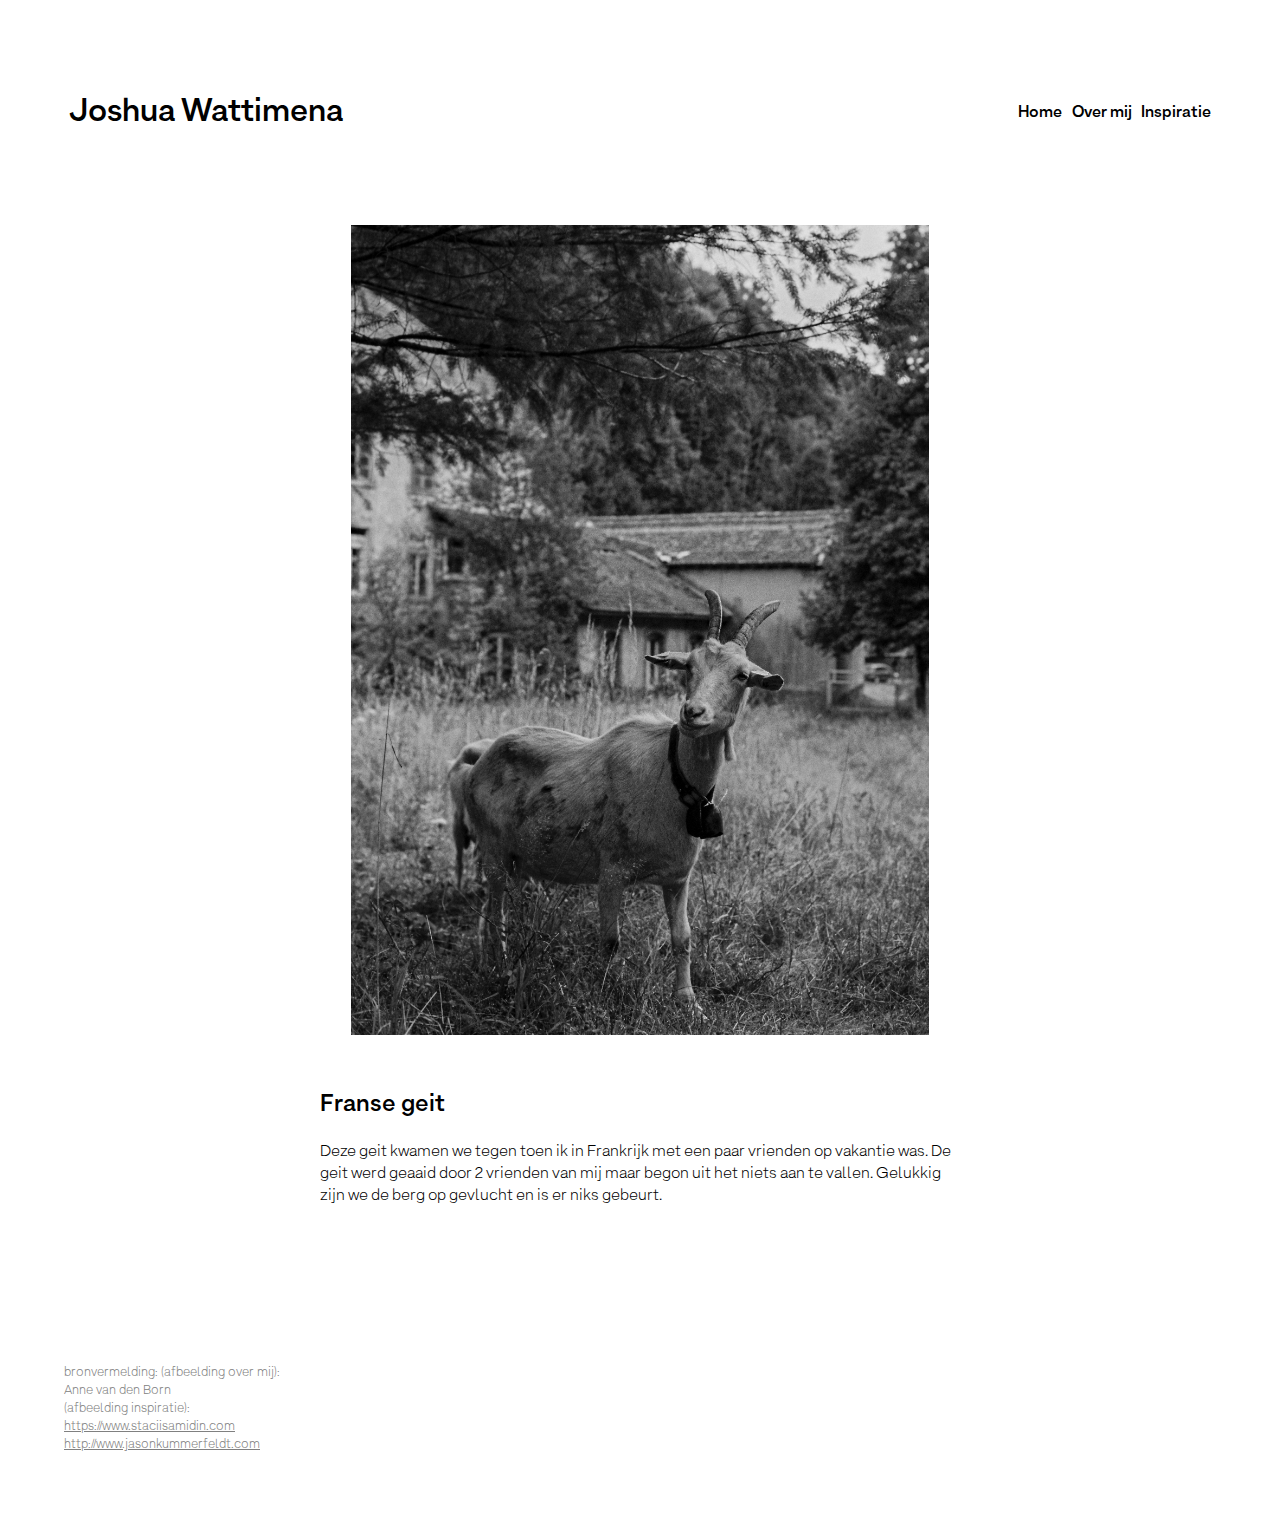
<file: afbeelding-2.html>
<!DOCTYPE html>
<html lang="nl">
<head>
    <meta charset="UTF-8">
    <meta name="viewport" content="width=device-width, initial-scale=1.0">
    <title>Document</title>
    <link rel="stylesheet" href="css/style.css">
</head>
<body>
    <header>
        <nav>
            <a href="index.html"><h1>Joshua Wattimena</h1></a>
            <ul>
                <li><a href="index.html">Home</a></li>
                <li><a href="overmij.html">Over mij</a></li>
                <li><a href="inspiratie.html">Inspiratie</a></li>
            </ul>
        </nav>
    </header>
    <main>
        <article class="article-afbeeldingen">
            <img src="assets/img/frankrijk-geit.JPG" alt="geit" class="vertical">
            <article>
            <h2>Franse geit</h2>
            <p>Deze geit kwamen we tegen toen ik in Frankrijk met een paar vrienden op vakantie was. De geit werd geaaid door 2 vrienden van mij maar begon uit het niets aan te vallen. Gelukkig zijn we de berg op gevlucht en is er niks gebeurt.</p>
            </article>
        </article>
    </main>
    <footer>
        <p>bronvermelding:
            (afbeelding over mij):<br>
            Anne van den Born<br>
            (afbeelding inspiratie):<br>
            <a href="https://www.staciisamidin.com">https://www.staciisamidin.com</a><br>
            <a href="http://www.jasonkummerfeldt.com">http://www.jasonkummerfeldt.com</a>
        </p>
    </footer>
</body>
</html>
</file>
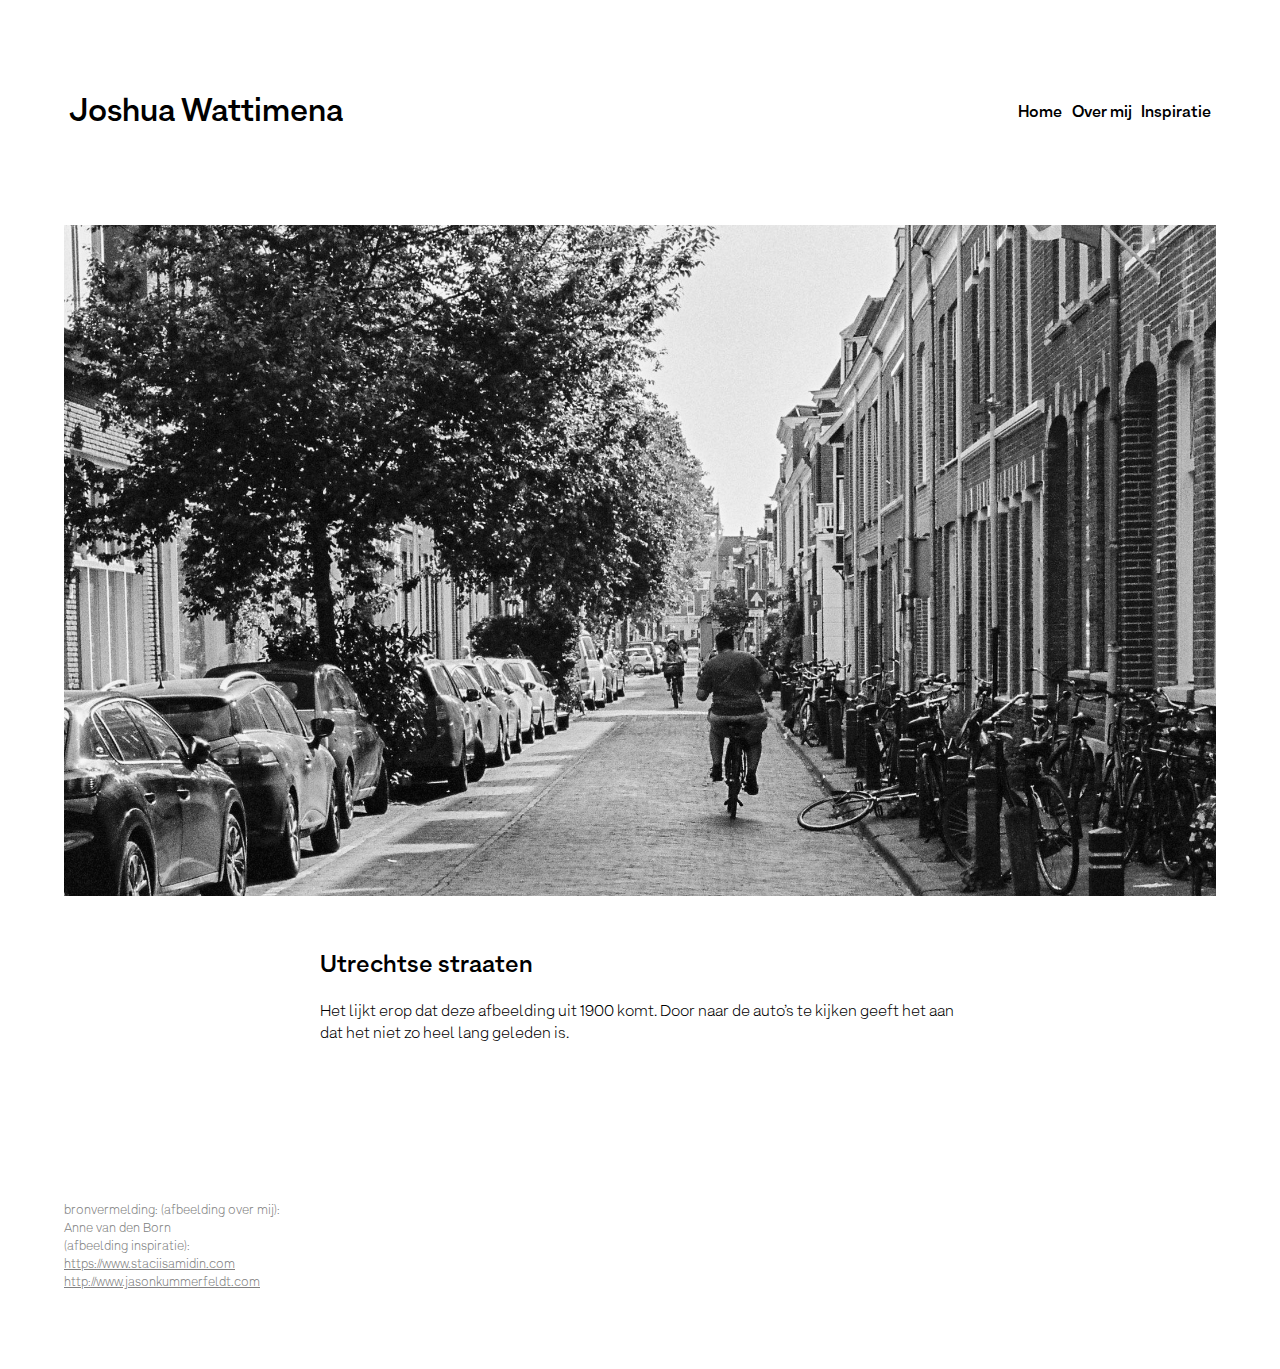
<file: afbeelding-4.html>
<!DOCTYPE html>
<html lang="nl">
<head>
    <meta charset="UTF-8">
    <meta name="viewport" content="width=device-width, initial-scale=1.0">
    <title>Document</title>
    <link rel="stylesheet" href="css/style.css">
</head>
<body>
    <header>
        <nav>
            <a href="index.html"><h1>Joshua Wattimena</h1></a>
            <ul>
                <li><a href="index.html">Home</a></li>
                <li><a href="overmij.html">Over mij</a></li>
                <li><a href="inspiratie.html">Inspiratie</a></li>
            </ul>
        </nav>
    </header>
    <main>
        <article class="article-afbeeldingen">
            <img src="assets/img/utrecht-straat.PNG" alt="zijstraat van Utrecht in zwart wit" class="horizontal">
            <article>
            <h2>Utrechtse straaten</h2>
            <p>Het lijkt erop dat deze afbeelding uit 1900 komt. Door naar de auto’s te kijken geeft het aan dat het niet zo heel lang geleden is.</p>
            </article>
        </article>
    </main>
    <footer>
        <p>bronvermelding:
            (afbeelding over mij):<br>
            Anne van den Born<br>
            (afbeelding inspiratie):<br>
            <a href="https://www.staciisamidin.com">https://www.staciisamidin.com</a><br>
            <a href="http://www.jasonkummerfeldt.com">http://www.jasonkummerfeldt.com</a>
        </p>
    </footer>
</body>
</html>
</file>
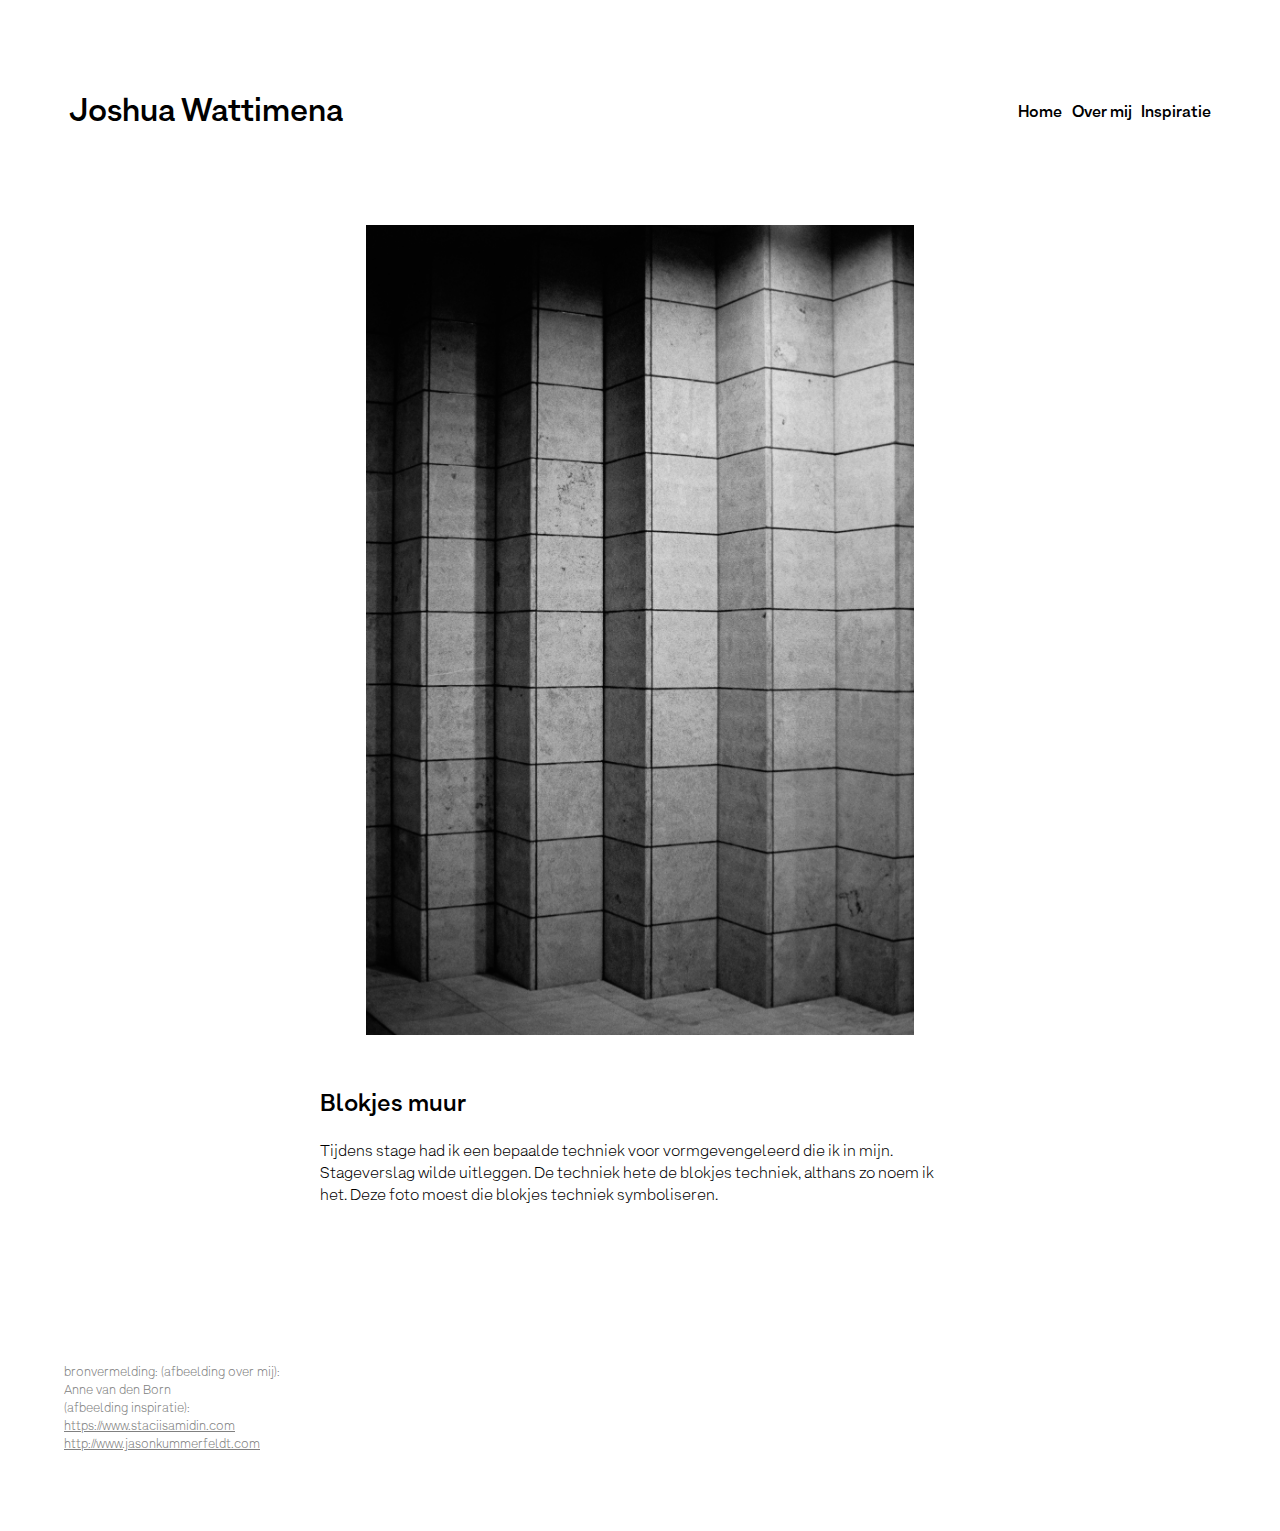
<file: afbeelding-6.html>
<!DOCTYPE html>
<html lang="nl">
<head>
    <meta charset="UTF-8">
    <meta name="viewport" content="width=device-width, initial-scale=1.0">
    <title>Document</title>
    <link rel="stylesheet" href="css/style.css">
</head>
<body>
    <header>
        <nav>
            <a href="index.html"><h1>Joshua Wattimena</h1></a>
            <ul>
                <li><a href="index.html">Home</a></li>
                <li><a href="overmij.html">Over mij</a></li>
                <li><a href="inspiratie.html">Inspiratie</a></li>
            </ul>
        </nav>
    </header>
    <main>
        <article class="article-afbeeldingen">
            <img src="assets/img/leidscherijn-blokjes-muur.jpg" alt="tegel muur"  class="vertical">
            <article>
            <h2>Blokjes muur</h2>
            <p>Tijdens stage had ik een bepaalde techniek voor vormgevengeleerd die ik in mijn. Stageverslag wilde uitleggen. De techniek hete de blokjes techniek, althans zo noem ik het. Deze foto moest die blokjes techniek symboliseren.</p>
            </article>
        </article>
    </main>
    <footer>
        <p>bronvermelding:
            (afbeelding over mij):<br>
            Anne van den Born<br>
            (afbeelding inspiratie):<br>
            <a href="https://www.staciisamidin.com">https://www.staciisamidin.com</a><br>
            <a href="http://www.jasonkummerfeldt.com">http://www.jasonkummerfeldt.com</a>
        </p>
    </footer>
</body>
</html>
</file>
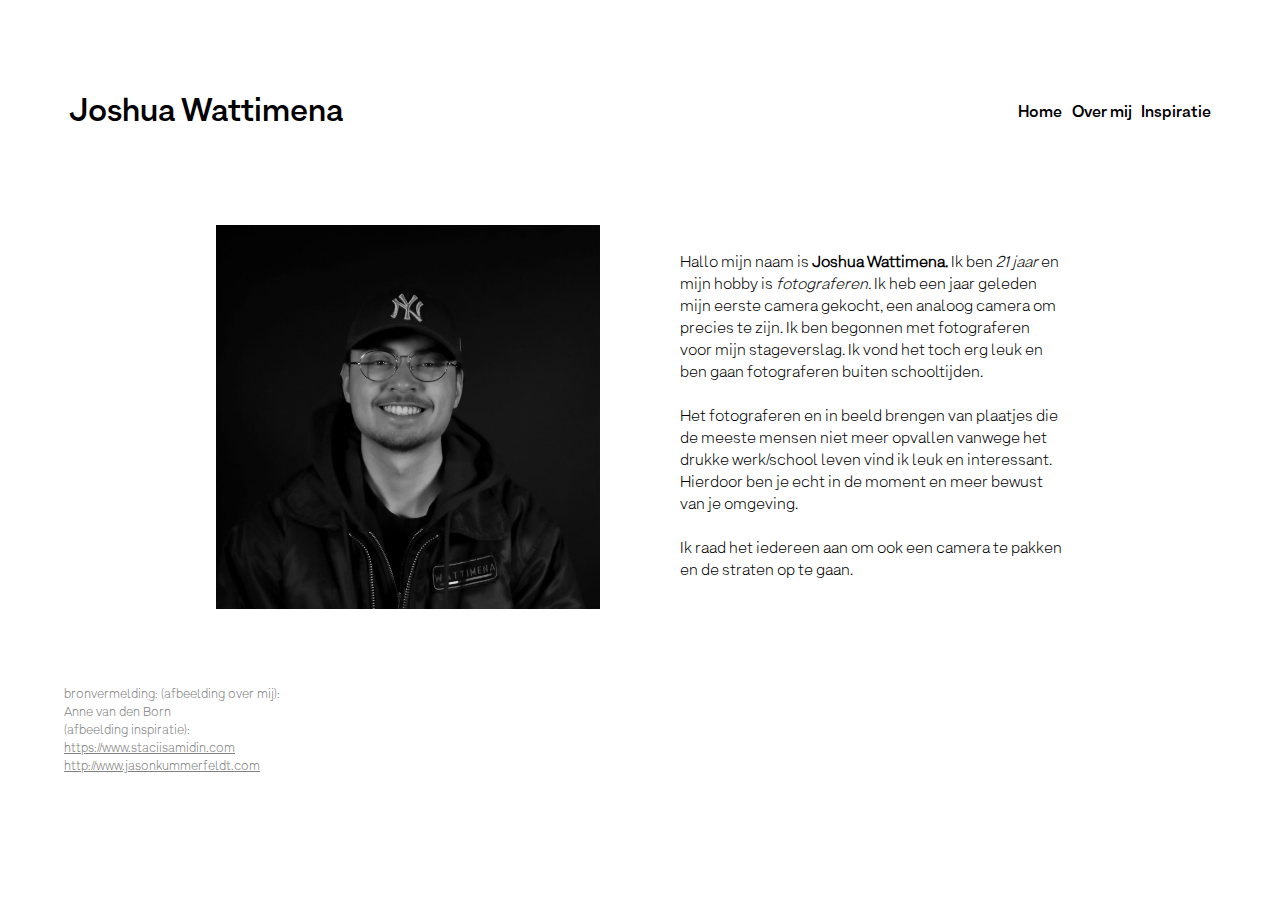
<file: overmij.html>
<!DOCTYPE html>
<html lang="nl">
<head>
    <meta charset="UTF-8">
    <meta name="viewport" content="width=device-width, initial-scale=1.0">
    <title>Portfolio Joshua Wattimena</title>
    <link rel="stylesheet" href="css/style.css">
</head>
<body>
    <header>
        <nav>
            <a href="index.html"><h1>Joshua Wattimena</h1></a>
            <ul>
                <li><a href="index.html">Home</a></li>
                <li><a href="overmij.html">Over mij</a></li>
                <li><a href="inspiratie.html">Inspiratie</a></li>
            </ul>
        </nav>
    </header>  
    <main>
        <article class="Over-mij">
            <img src="assets/img/joshua-wattimena-4kant.jpg" alt="Foto van Joshua Wattimena">
            <p> Hallo mijn naam is <strong>Joshua Wattimena.</strong>  
            Ik ben <em>21 jaar</em> en mijn hobby is <em>fotograferen.</em>
            Ik heb een jaar geleden mijn eerste camera gekocht, 
            een analoog camera om precies te zijn. Ik ben begonnen 
            met fotograferen voor mijn stageverslag. Ik vond het toch 
            erg leuk en ben gaan fotograferen buiten schooltijden.
            <br><br>
            Het fotograferen en in beeld brengen van plaatjes die de 
            meeste mensen niet meer opvallen vanwege het drukke werk/school 
            leven vind ik leuk en interessant. Hierdoor ben je echt in de moment 
            en meer bewust van je omgeving. 
            <br><br>
            Ik raad het iedereen aan om ook een camera te pakken en de straten op te gaan.
            </p>
        </article>
    </main>
    <footer>
        <p>bronvermelding:
            (afbeelding over mij):<br>
            Anne van den Born<br>
            (afbeelding inspiratie):<br>
            <a href="https://www.staciisamidin.com">https://www.staciisamidin.com</a><br>
            <a href="http://www.jasonkummerfeldt.com">http://www.jasonkummerfeldt.com</a>
        </p>
    </footer>

</body>
</html>
</file>
<file: css/style.css>
/* Algemeen */

* {
  box-sizing: border-box;
}

@font-face {
  font-family: 'ArminGrotesk SemiBold' ;
  src: url(fonts/ArminGrotesk-SemiBold.otf);
}

@font-face {
  font-family: 'ArminGrotesk UltraLight' ;
  src: url(fonts/ArminGrotesk-UltraLight.otf);
}

html,body {
  margin: 0;
  padding: 0;
}


h1 {
  font-family: ArminGrotesk SemiBold;
  font-size: 2em;
}

h2 {
  font-family: ArminGrotesk SemiBold;
}

h3 {
  font-family: ArminGrotesk SemiBold;
}

p {
  font-family: ArminGrotesk UltraLight;
}

/* nav */

header {  
  margin: 4em 4em 4em 4em;
  display: flex;
  align-items: center;
  justify-content: space-between;
  font-family: ArminGrotesk SemiBold;
}

nav{
  display: flex;
  align-items: center;
  justify-content: space-between;
  width: 800vw;  
}

nav ul{
  list-style: none;
  display: flex;
  flex-direction: row;
  padding-left: 0em;
}

nav a{  
  text-decoration: none;
  color: black;
  font-size: 1em;
  margin: 0.3em;
}

nav li a:hover{  
  border-bottom: solid 2px black;
}

nav li a:active{  
  border-bottom: solid 2px black;
}

/* grid */

.grid{
  display: flex;
  justify-content: center;
  flex-wrap: wrap;
}

.grid img{
  height: 50vh;
  display: block;
  margin: 0.15em;
}

.grid img:hover{
  opacity: 50%;
  transition: 0.3s;
  scale: 0.97;
}

.grid img:active{
  opacity: 50%;
  transition: 0.3s;
  scale: 0.97;
}

/* inhoud */

.Over-mij {
  display: flex;
  justify-content: center;
  align-items: center;
  gap: 5em;
}

.Over-mij p{
  width: 30vw;
}

.Over-mij img{
  width: 30vw;
}

.article-afbeeldingen{
  display: flex;
  flex-direction: column;
  align-items: center;
  gap: 2em;
}

.vertical{
  height: 90vh;
}

.horizontal{
  width: 90vw;
}

.article-afbeeldingen article{
  width: 50vw;
  margin-bottom: 4em;
}

.inspiratie-article{
  display: flex;
  flex-direction: row;
  align-items: center;
}

.inspiratie-article img{
  width: 50vw;
  display: block;
}

.inspiratie-article img:hover{
  opacity: 50%;
  transition: 0.3s;
  scale: 0.97;
  display: block;
}

.inspiratie-article img:active{
  opacity: 50%;
  transition: 0.3s;
  scale: 0.97;
  display: block;
}

.inspiratie-article article{
  width: 50vw;
  padding: 5em;
}

.inspiratie-article-reverse{
  display: flex;
  flex-flow: row-reverse;
  align-items: center;
}

.inspiratie-article-reverse img{
  width: 50vw;
  display: block;
}

.inspiratie-article-reverse img:hover{
  opacity: 50%;
  transition: 0.3s;
  scale: 0.97;
  display: block;
}

.inspiratie-article-reverse img:active{
  opacity: 50%;
  transition: 0.3s;
  scale: 0.97;
  display: block;
}

.inspiratie-article-reverse article{
  width: 50vw;
  padding: 5em;
}

footer{
  padding: 4em;
}

footer p{
  font-size: 0.8em;
  color: gray;
}

footer a{
  color: gray;
}

/* Responsive */

@media only screen and (max-width: 375px) {
  

header {  
  margin: 2em 3em 2em 3em;
}

nav{
  flex-direction: column;
}

nav a{  
  margin: 0em;
}

nav ul{
  justify-content: space-between;
  margin: 0em;
  gap: 3em;
}

.grid img{
  height: 48vw;
  margin: 0.10em;
}

.Over-mij {
  display: flex;
  flex-direction: column;
  gap: 2em;
}

.Over-mij img{
  width: 100vw;
}

.Over-mij p{
  width: 80vw;
  margin-bottom: 2em;
}

.inspiratie-article{
  flex-direction: column;
  gap: 2em;
  margin-bottom: 4em;
}

.inspiratie-article img{
  width: 100vw;
}

.inspiratie-article article{
  width: 80vw;
  padding: 0em;
 
}

.inspiratie-article-reverse{
  flex-flow: column;
  gap: 2em;
}

.inspiratie-article-reverse img{
  width: 100vw;
}

.inspiratie-article-reverse article{
  width: 80vw;
  padding: 0em;
  margin-bottom: 2em;
}

.vertical{
  height: auto;
  width: 100vw;
}

.horizontal{
  width: 100vw;
}

.article-afbeeldingen article{
  width: 80vw;
}


}
</file>
